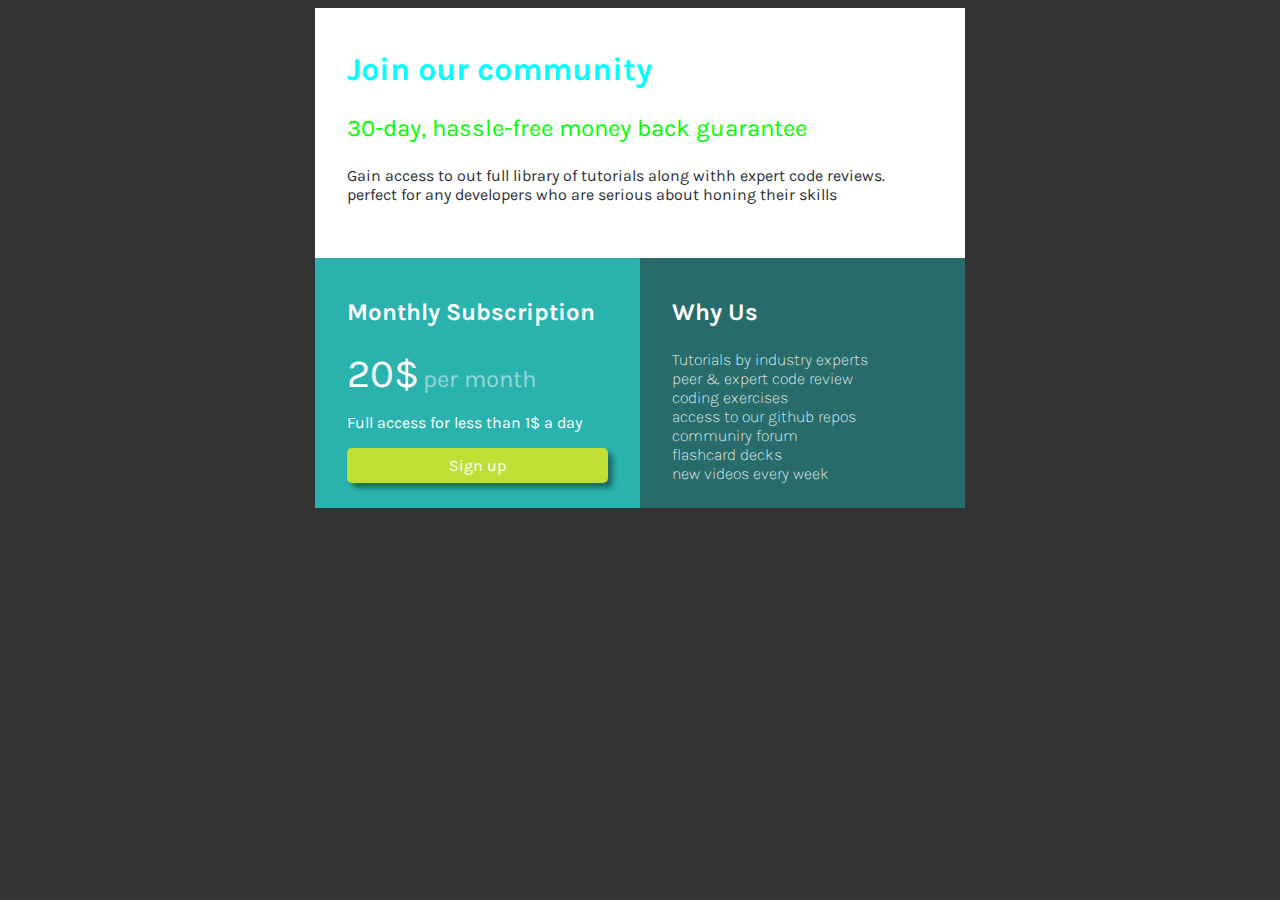
<file: Reto-4-material-inicial/index.html>
<!DOCTYPE html>
<html lang="en">
  <head>
    <meta charset="UTF-8" />
    <meta name="viewport" content="width=device-width, initial-scale=1.0" />
    <title>Single Price Component</title>
    <link rel="preconnect" href="https://fonts.googleapis.com">
    <link rel="preconnect" href="https://fonts.gstatic.com" crossorigin>
    <link href="https://fonts.googleapis.com/css2?family=Karla&display=swap" rel="stylesheet">
    <link rel="stylesheet" href="css/styles.css">
  </head>
  <body>
    <article class="container"> <!--contenedor de ñas 3 cajas-->
      <section class="container__top">
        <header> <h2 class="text-big text-cyan">Join our community</h2> 
        <p class="text-medium text-lime">30-day, hassle-free money back guarantee</p>
      </header>
      <p class="text-normal text-light-blue">Gain access to out full library of tutorials along withh expert code reviews. perfect for any developers who are serious about honing their skills</p>
      </section>
      <section class="container__left text-white">
        <header> <h3 class="text-medium ">Monthly Subscription</h3> 
      </header>
      <p>
        <span class="text-extra-big">20$</span>
        <span class="text-medium text-transparent">per month</span>
      </p>
      <p class="text-normal text-white">Full access for less than 1$ a day</p>
      <a href="#" class="button">Sign up</a>
      </section>

      <section class="container__right text-white">
        <header>
          <h3 class="text-medium">Why Us</h3>
          <ul class="list">
            <li class="list__item">Tutorials by industry experts</li>
            <li class="list__item">peer & expert code review</li>
            <li class="list__item">coding exercises</li>
            <li class="list__item">access to our github repos</li>
            <li class="list__item">communiry forum</li>
            <li class="list__item">flashcard decks</li>
            <li class="list__item">new videos every week</li>
          </ul>
        </header>
      </section>
    </article>
  </body>
</html>
</file>
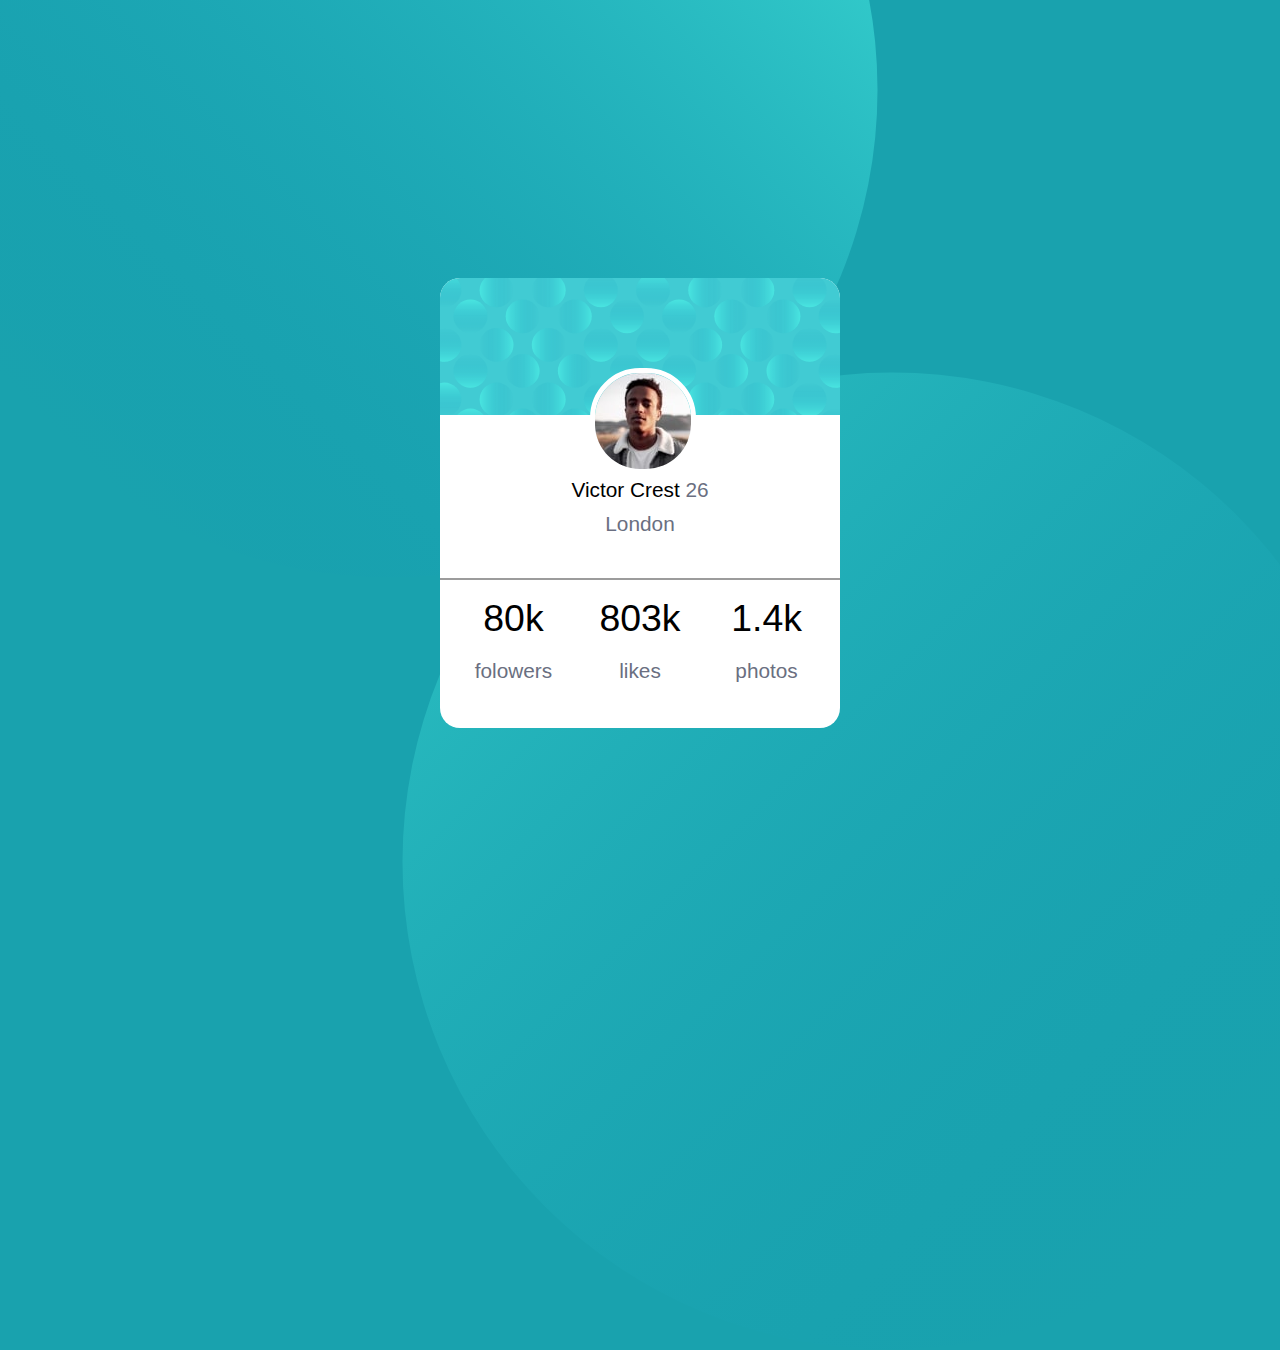
<file: 1tarjeta-perfil-usuario/manera-dorian/index.html>
<!DOCTYPE html>
<html lang="es">
  <head>
    <meta charset="UTF-8" />
    <meta name="viewport" content="width=device-width, initial-scale=1.0" />
    <link rel="stylesheet" href="css/styles.css" />
    <title>Profile card component</title>
  </head>
  <body>
    <img class="bg-image bg-image-top" src="assets/images/top-circle.svg" alt="top circle">
    <img class="bg-image bg-image-bottom" src="assets/images/bottom-circle.svg" alt="bottom circle">

    <!-- usamos article porq la tarjeta es contenido independiente -->
    <article class="card">
       <header class="card-header">
          <img class="card-header-image" src="assets/images/card-pattern.svg" alt="patern card">
          <img class="card-header-profile" src="/1tarjeta-perfil-usuario/manera-dorian/assets/images/victor.jpg" alt="profiel image">
       </header>
          <section class="card-body">
             <p class="card-text">Victor Crest <span class="card-text card-text-light" > 26</span> </p><p class="card-text card-text-light"> London </p>
          </section>          

          <footer class="card-footer">
              <div class="card-stats">
                <p class="card-number">80k</p>
                <p class="card-text card-text-light">folowers</p>
              </div>
              <div class="card-stats">
                <p class="card-number">803k</p>
                <p class="card-text card-text-light">likes</p>
              </div>
              <div class="card-stats">
                <p class="card-number">1.4k</p>
                <p class="card-text card-text-light">photos</p>
              </div>
          </footer>
    </article>

  </body>
</html>
</file>
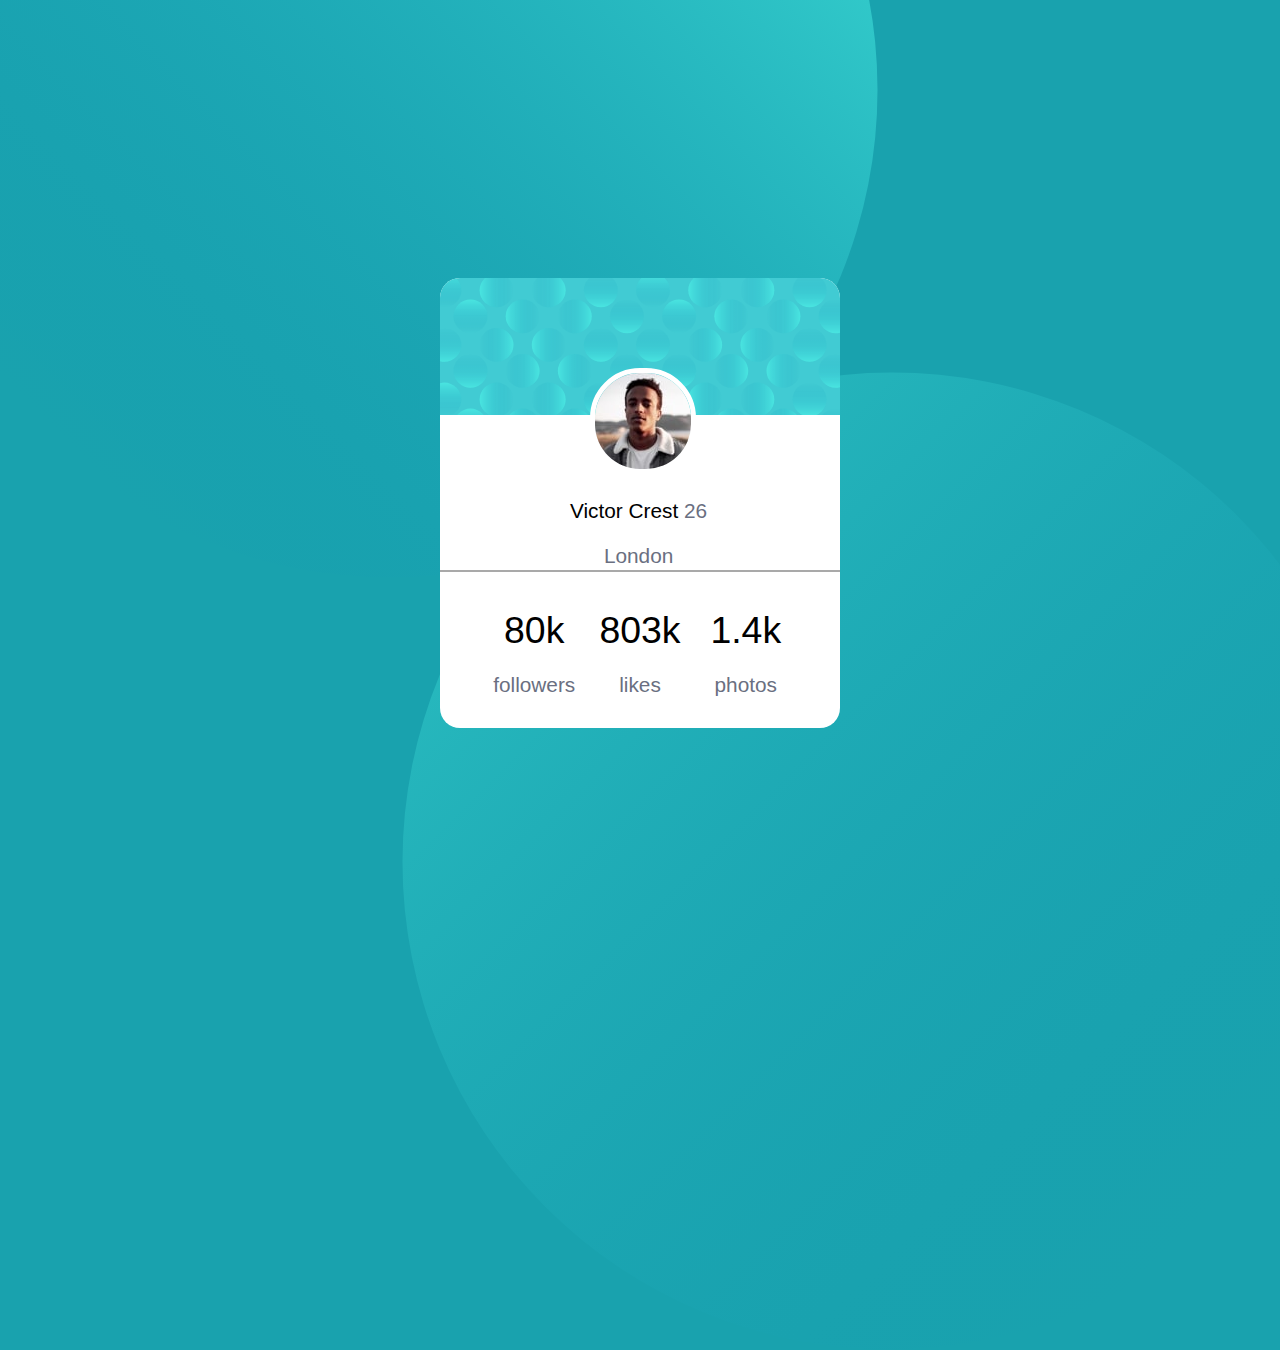
<file: 1tarjeta-perfil-usuario/manera-mia/index.html>
<!DOCTYPE html>
<html lang="es">
<head>
  <meta charset="UTF-8">
  <meta http-equiv="X-UA-Compatible" content="IE=edge">
  <meta name="viewport" content="width=device-width, initial-scale=1.0">
  <title>manera mia</title>
  <link rel="stylesheet" href="css/styles.css">
</head>
<body>
    <img class="bg-image-top bg-image" src="assets/images/top-circle.svg" alt="top circle">
    <img class="bg-image-bottom bg-image" src="assets/images/bottom-circle.svg" alt="bottom circle">

    <section class="card">
        <header class="card-header">
            <img src="assets/images/card-pattern.svg" alt="card patern" class="card-header-image">
            <img src="assets/images/victor.jpg" alt="victor" class="card-header-profile">
        </header>
        <section class="card-body">
            <p class="card-text">Victor Crest <span class="card-text text-light">26</span> </p>
            <p class="card-text text-light">London</p>
        </section>
        <footer class="card-footer">
            <div class="card-stats">
                <p class="number">80k</p>
                <p class="card-text text-light">followers</p>
            </div>
            <div class="card-stats">
              <p class="number">803k</p>
              <p class="card-text text-light">likes</p>
          </div>
          <div class="card-stats">
            <p class="number">1.4k</p>
            <p class="card-text text-light">photos</p>
        </div>
        </footer>
    </section>

</body>
</html>
</file>
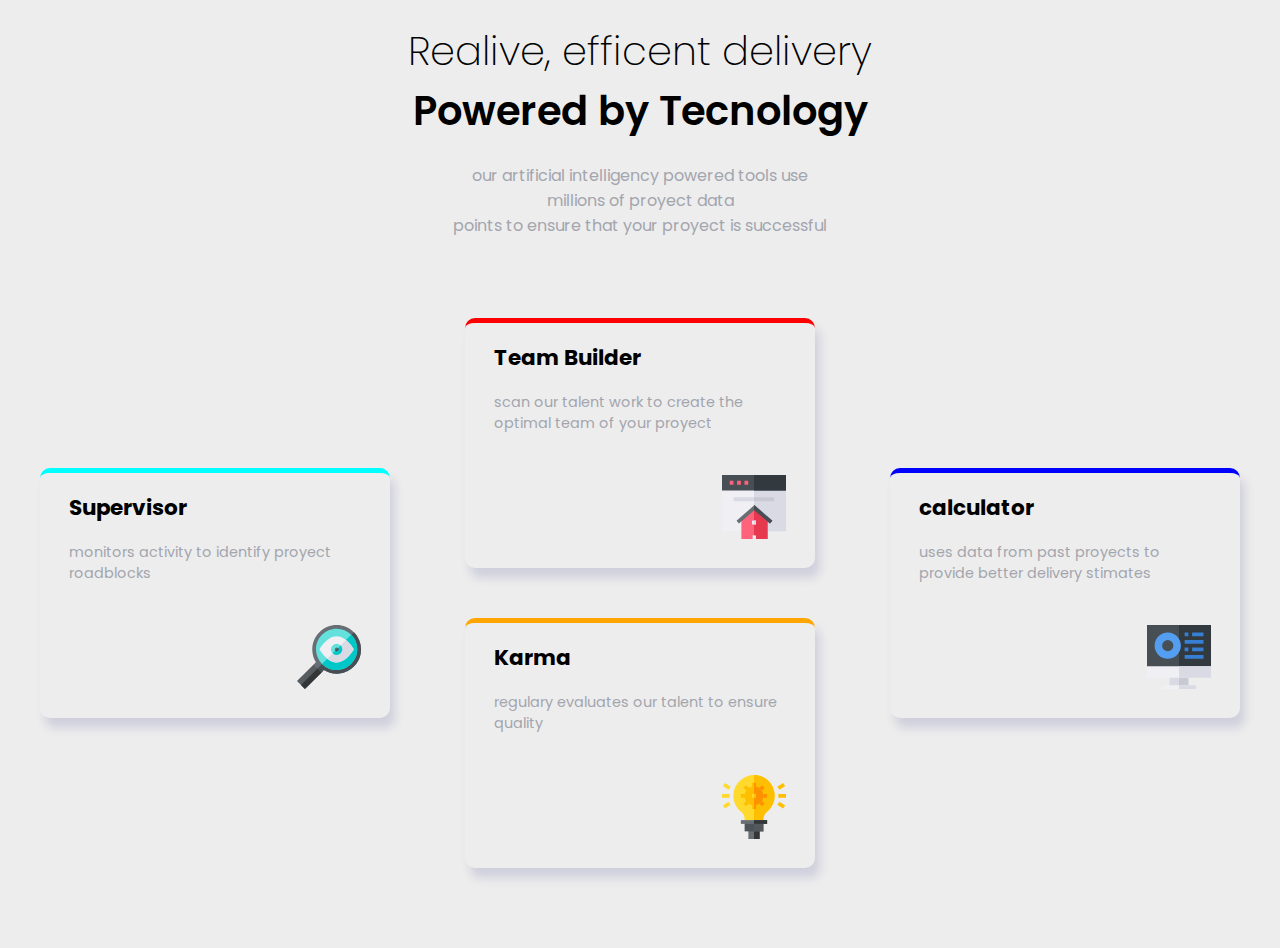
<file: Reto-2-Material-Inicial/manera-dorian/index.html>
<!DOCTYPE html>
<html lang="en">
  <head>
    <meta charset="UTF-8" />
    <meta name="viewport" content="width=device-width, initial-scale=1.0" />
    <link rel="stylesheet" href="css/styles.css" />
    <title>Four card feature section</title>
    <link rel="preconnect" href="https://fonts.googleapis.com">
    <link rel="preconnect" href="https://fonts.gstatic.com" crossorigin>
    <link href="https://fonts.googleapis.com/css2?family=Poppins:wght@200;400;600&display=swap" rel="stylesheet">
    <link rel="stylesheet" href="css/styles.css">
    
  </head>
  <body>
    <header>
      <h1>
        <span class="main-title text-thin">Realive, efficent delivery</span>
        <span class="main-title text-bold">Powered by Tecnology</span>
      </h1>
        <p class="subtitle text-light">our artificial intelligency powered tools use millions of proyect data <br> points to ensure that your proyect is successful</p>
    </header>
    <main>
      <div class="cards"> <!--contenedor de las tarjetas-->
        <div class="card card--cyan card--left">
          <h2 class="card__title ">Supervisor</h2>
          <p class="card__text text-light">monitors activity to identify proyect roadblocks</p>
          <img class="card__icon" src="assets/images/icon-supervisor.svg" alt="supervisor">
        </div>
        <div class="card  card--red card--top">
          <h2 class="card__title">Team Builder</h2>
          <p class="card__text text-light">scan our talent work to create the optimal team of your proyect</p>
          <img class="card__icon" src="assets/images/icon-team-builder.svg" alt="supervisor">
        </div>
        <div class="card  card--orange card--bottom">
          <h2 class="card__title">Karma</h2>
          <p class="card__text text-light">regulary evaluates our talent to ensure quality</p>
          <img class="card__icon" src="assets/images/icon-karma.svg" alt="supervisor">
        </div>
        <div class="card  card--blue card--right">
          <h2 class="card__title">calculator</h2>
          <p class="card__text text-light">uses data from past proyects to provide better delivery stimates</p>
          <img class="card__icon" src="assets/images/icon-calculator.svg" alt="supervisor">
        </div>

      </div>
    </main>
  </body>
</html>
</file>
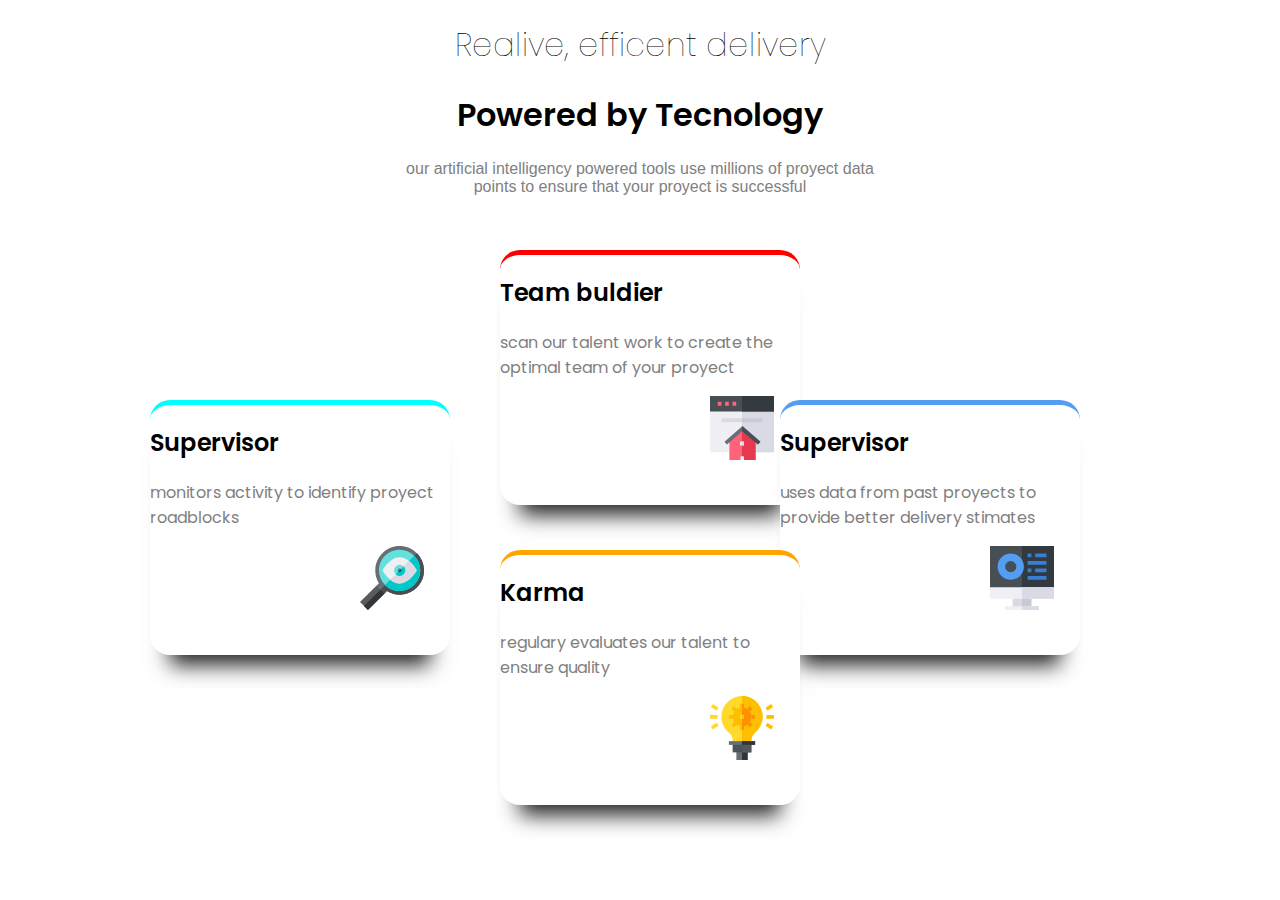
<file: Reto-2-Material-Inicial/manera-mia/index.html>
<!DOCTYPE html>
<html lang="en">
  <head>
    <meta charset="UTF-8" />
    <meta name="viewport" content="width=device-width, initial-scale=1.0" />
    <link rel="stylesheet" href="css/styles.css" />
    <title>Four card feature section</title>
    <link rel="preconnect" href="https://fonts.googleapis.com">
<link rel="preconnect" href="https://fonts.gstatic.com" crossorigin>
<link href="https://fonts.googleapis.com/css2?family=Poppins:wght@200;400;600&display=swap" rel="stylesheet">

    <link rel="stylesheet" href="css/styles.css">
    
  </head>
  <body>
      <header class="header">
          <h1 class="title-head  title-light text-thin">Realive, efficent delivery</h1>
          <h1 class="title-head title text-bold">Powered by Tecnology</h1>

          <div class="text">
              <p>our artificial intelligency powered tools use millions of proyect data <br> points to ensure that your proyect is successful</p>
          </div>
      </header>

      <section class="container container-team-builder">
          <h2 class="title ">Team buldier</h2>
          <p class="text">scan our talent work to create the optimal team of your proyect</p>
          <img class="images" src="assets/images/icon-team-builder.svg" alt="casita">
      </section>

      <section class="container container-supervisor">
        <h2 class="title ">Supervisor</h2>
        <p class="text">monitors activity to identify proyect roadblocks</p>
        <img class="images" src="assets/images/icon-supervisor.svg" alt="supervisor">
    </section>

    <section class="container container-calculator">
      <h2 class="title ">Supervisor</h2>
      <p class="text">uses data from past proyects to provide better delivery stimates</p>
      <img class="images" src="assets/images/icon-calculator.svg" alt="calculator">
  </section>

  <section class="container container-karma">
    <h2 class="title ">Karma</h2>
    <p class="text">regulary evaluates our talent to ensure quality</p>
    <img class="images" src="assets/images/icon-karma.svg" alt="karma">
</section>

    

  </body>
</html>
</file>
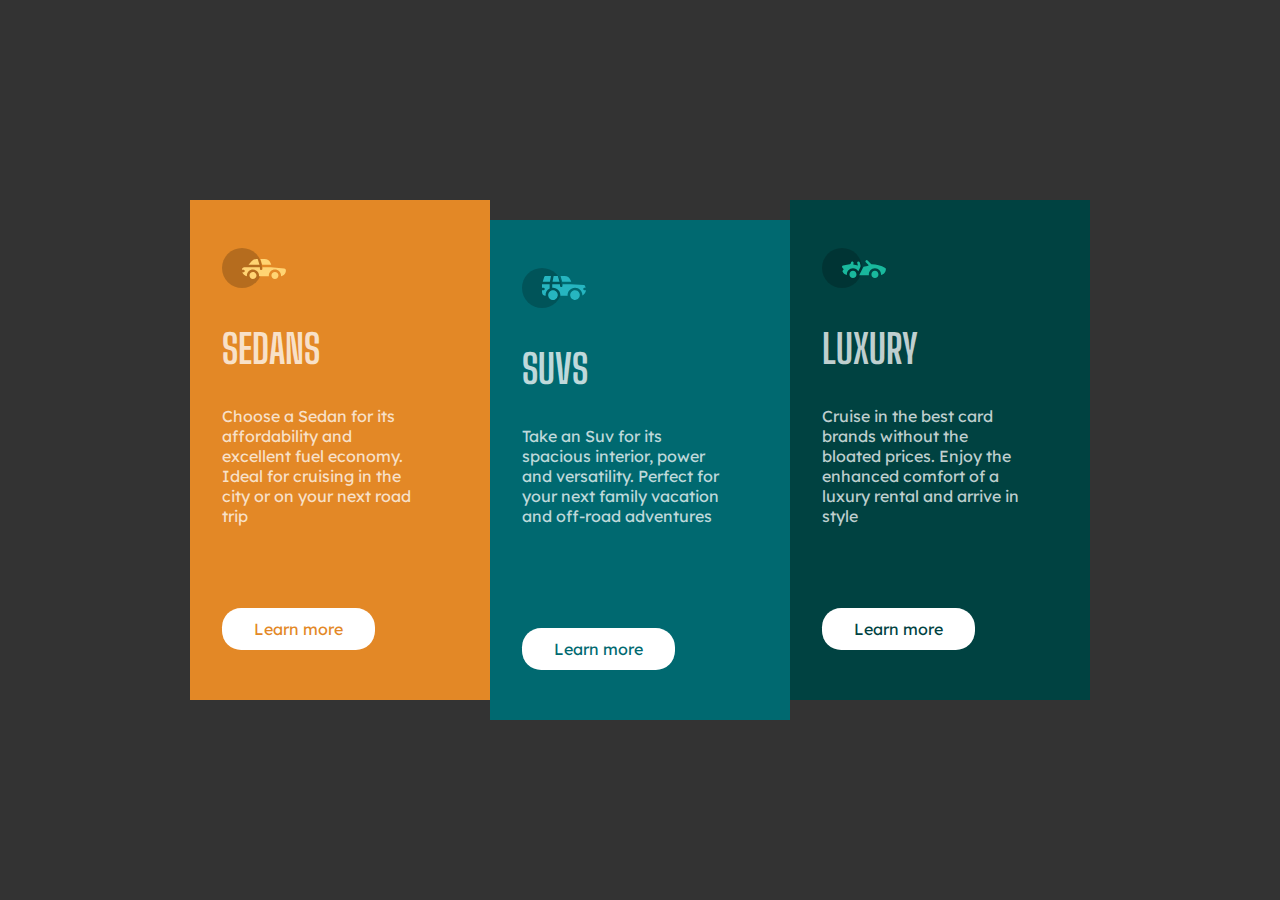
<file: Reto-3-Material-Inicial/dorian/index.html>
<!DOCTYPE html>
<html lang="en">
  <head>
    <meta charset="UTF-8" />
    <meta name="viewport" content="width=device-width, initial-scale=1.0" />
    <link rel="stylesheet" href="css/styles.css" />
    <title>3 Column preview card component</title>
    <link rel="preconnect" href="https://fonts.googleapis.com">
    <link rel="preconnect" href="https://fonts.gstatic.com" crossorigin>
    <link href="https://fonts.googleapis.com/css2?family=Big+Shoulders+Display:wght@300&family=Lexend+Deca&display=swap" rel="stylesheet">
    <link rel="stylesheet" href="css/styles.css">
  </head>
  <body>
    <div class="cards">

       <article class="card card--orange">
        <img src="assets/images/icon-sedans.svg" alt="sedans" class="">
        <h2 class="card__title">Sedans</h2>
        <p class="card__description">Choose a Sedan for its affordability and excellent fuel economy. Ideal for cruising in the city or on your next road trip</p>
        <a href="#" class="card__cta card__cta--orange" target="_blank">Learn more</a>
      </article>

      <article class="card card--cyan">
        <img src="assets/images/icon-suvs.svg" alt="suvs" class="">
        <h2 class="card__title">suvs</h2>
        <p class="card__description">Take an Suv for its spacious interior, power and versatility. Perfect for your next family vacation and off-road adventures</p>
        <a href="#" class="card__cta card__cta--cyan" target="_blank">Learn more</a>
      </article>

      <article class="card card--dark-cyan">
        <img src="assets/images/icon-luxury.svg" alt="luxury" class="">
        <h2 class="card__title">luxury</h2>
        <p class="card__description">Cruise in the best card brands without the bloated prices. Enjoy the enhanced comfort of a luxury rental and arrive in style</p>
        <a href="#" class="card__cta card__cta--dark-cyan" target="_blank">Learn more</a>
      </article>

    </div>
  </body>
</html>
</file>
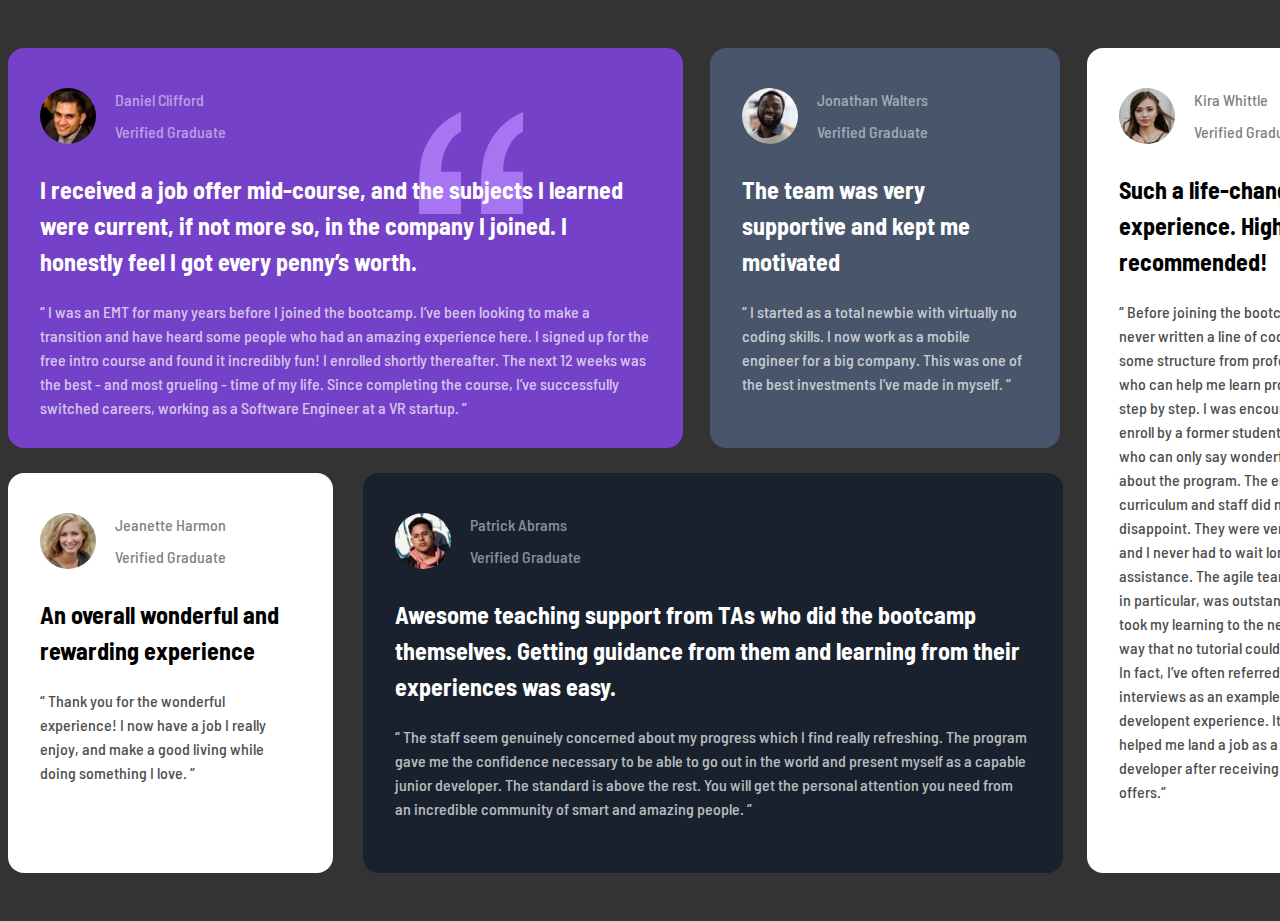
<file: Reto-6-material-inicial/dorian/index.html>
<!DOCTYPE html>
<html lang="en">
  <head>
    <meta charset="UTF-8" />
    <meta name="viewport" content="width=device-width, initial-scale=1.0" />
    <link rel="preconnect" href="https://fonts.googleapis.com" />
    <link rel="preconnect" href="https://fonts.gstatic.com" crossorigin />
    <link
      href="https://fonts.googleapis.com/css2?family=Barlow+Semi+Condensed:wght@500;600&display=swap"
      rel="stylesheet"
    />
    <link rel="stylesheet" href="css/styles.css" />
    <title>Testimonial Grid Section</title>
  </head>
  <body>
    <section class="grid-container">
      <article class="card card--first card--purple">
        <img
          src="assets/images/bg-pattern-quotation.svg"
          alt="Quotes from card"
          class="card__quotes"
        />
        <div class="user">
          <img
            src="assets/images/image-daniel.jpg"
            alt="User profile image Daniel"
            class="user__image"
          />
          <div class="user__info">
            <p class="user__name">Daniel Clifford</p>
            <p class="user__category">Verified Graduate</p>
          </div>
          </div>
          <h2 class="card__title">
            I received a job offer mid-course, and the subjects I learned were current, if not more
            so, in the company I joined. I honestly feel I got every penny’s worth.
          </h2>
          <p class="card__text">
            “ I was an EMT for many years before I joined the bootcamp. I’ve been looking to make a
            transition and have heard some people who had an amazing experience here. I signed up
            for the free intro course and found it incredibly fun! I enrolled shortly thereafter.
            The next 12 weeks was the best - and most grueling - time of my life. Since completing
            the course, I’ve successfully switched careers, working as a Software Engineer at a VR
            startup. ”
          </p>
        </div>
      </article>
      <article class="card card--second card--grey">
        <div class="user">
          <img
            src="assets/images/image-jonathan.jpg"
            alt="User profile image Jonathan"
            class="user__image"
          />
          <div class="user__info">
            <p class="user__name">Jonathan Walters</p>
            <p class="user__category">Verified Graduate</p>
          </div>
        </div>
        <h2 class="card__title">The team was very supportive and kept me motivated</h2>
        <p class="card__text">
          “ I started as a total newbie with virtually no coding skills. I now work as a mobile
          engineer for a big company. This was one of the best investments I’ve made in myself. “
        </p>
      </article>
      <article class="card card--third card--white">
        <div class="user">
          <img
            src="assets/images/image-kira.jpg"
            alt="User profile image Kira"
            class="user__image"
          />
          <div class="user__info">
            <p class="user__name">Kira Whittle</p>
            <p class="user__category">Verified Graduate</p>
          </div>
        </div>
        <h2 class="card__title">Such a life-changing experience. Highly recommended!</h2>
        <p class="card__text">
          “ Before joining the bootcamp, I’ve never written a line of code. I needed some structure
          from professionals who can help me learn programming step by step. I was encouraged to
          enroll by a former student of theirs who can only say wonderful things about the program.
          The entire curriculum and staff did not disappoint. They were very hands-on and I never
          had to wait long for assistance. The agile team project, in particular, was outstanding.
          It took my learning to the next level in a way that no tutorial could ever have. In fact,
          I’ve often referred to it during interviews as an example of my developent experience. It
          certainly helped me land a job as a full-stack developer after receiving multiple offers.”
        </p>
      </article>
      <article class="card card--fourth card--white">
        <div class="user">
          <img
            src="assets/images/image-jeanette.jpg"
            alt="User profile image Jeanette"
            class="user__image"
          />
          <div class="user__info">
            <p class="user__name">Jeanette Harmon</p>
            <p class="user__category">Verified Graduate</p>
          </div>
        </div>
        <h2 class="card__title">An overall wonderful and rewarding experience</h2>
        <p class="card__text">
          “ Thank you for the wonderful experience! I now have a job I really enjoy, and make a good
          living while doing something I love. ”
        </p>
      </article>
      <article class="card card--fifth card--black">
        <div class="user">
          <img
            src="assets/images/image-patrick.jpg"
            alt="User profile image Patrick"
            class="user__image"
          />
          <div class="user__info">
            <p class="user__name">Patrick Abrams</p>
            <p class="user__category">Verified Graduate</p>
          </div>
        </div>
        <h2 class="card__title">
          Awesome teaching support from TAs who did the bootcamp themselves. Getting guidance from
          them and learning from their experiences was easy.
        </h2>
        <p class="card__text">
          “ The staff seem genuinely concerned about my progress which I find really refreshing. The
          program gave me the confidence necessary to be able to go out in the world and present
          myself as a capable junior developer. The standard is above the rest. You will get the
          personal attention you need from an incredible community of smart and amazing people. ”
        </p>
      </article>
    </section>
  </body>
</html>
</file>
<file: Reto-4-material-inicial/css/styles.css>
/*
Colores
  cyan: hsl(179, 62%, 43%)
  lime: hsl(71, 73%, 54%)
  grey: hsl(204, 43%, 93%)
  light-blue: hsl(218, 22%, 67%)

Fuente de la página
  https://fonts.google.com/specimen/Karla
  Estilos 200 y 400
*/

* {
  box-sizing: border-box;
}

body {
  font-family: 'Karla', sans-serif;
  background-color: #333;
  color: #fff;
}

.container{
  position: relative; /*todo respecto a este contenedor*/
  width: 650px;
  margin-left: auto;
  margin-right: auto;
  background-color: #fff;
}

.container__left,
.container__right,
.container__top{
  padding: 1em 2em;
}

.container__top{
  height: 250px;
  width: 100%;
  padding: 1em 2em; /*1em arriba y abajo y 2em a los lados*/
}

.container__left,
.container__right{
  position: absolute; /*se coloque segun al contenedor de tarjeta*/
  top: 250px; /*porq la container top mide de alto 200px, y se pondra abajo de esta */
  width: 50%; /*las 2 abarquen la mitad de largo del container*/
  height: 250px;
}

.container__right{
  right: 0;
  background-color: hsla(179, 55%, 31%, 0.8);
}

.container__left{
  left: 0;
  background-color: hsl(179, 62%, 43%);
}

.text-cyan{
  color: cyan;
}

.text-lime{
  color: lime;
}

.text-white{
  color: white;
}

.text-light-blue{
  color: hsl(215, 13%, 19%);
}

.text-transparent{
  color: hsl(0 0% 100% / 0.5);
}

.text-extra-big{
  font-size: 2.5rem;
}

.text-big{
  font-size: 2rem;
}

.text-medium{
  font-size: 1.5rem;
}

.text-small{
  font-size: .8rem;
}

.list{
  padding-left: 0; /*titulo alineado con*/
  list-style: none; /*quita los puntos de las listas*/
  font-weight: 200;/*como se hereda pone esto a todo lo */
}

.button{
  display: inline-block;
  text-align: center;
  text-decoration: none;
  color: inherit;
  width: 100%;
  border-radius: 5px;
  padding: 0.5em;
  background-color: hsl(71, 73%, 54%);
  box-shadow: 5px 5px 5px rgb(0 0 0 / 0.4); /*5 en x, 5 en y, 5 desenfoque*/
}

/* .list__item{
  font-weight: 200;
} */
</file>
<file: 1tarjeta-perfil-usuario/manera-dorian/css/styles.css>
body{
  background-color: hsl(185, 75%, 39%);
  font-family: sans-serif;
  font-size: 1.3rem;
  overflow: hidden; /*de esta froma la pagina no se deborda y no tiene q hacer scroll*/
 }

 .bg-image{ /*estos son los circulos*/
  position: absolute; /* de esta forma ya no ocupa sitio y todo se nos queda aqui pegado */
 }

 .bg-image-top{
  top: -400px;
  left: -100px;
 }

 .bg-image-bottom{
  bottom: -450px;
  right: -100px;
 }

 .card{
  position: relative; /* se sobrepone la card de los circulos, es un pequeño truco, al tener relative se nos coloca donde nosotros queremos */
  top: 30vh;
  width: 400px;
  height: 450px;
  overflow: hidden; /* para solucionar los bordes con picos del header image(patron de fondo), las esquinas se dibujan pero no se ven*/
  
  /* para centrar la card: */
  margin-left: auto;
  margin-right: auto;
  background-color: white;
  border-radius: 20px;
 }

 .card-header{
  position: relative;  /* le damos esa posicion porq */
  height: 120px;
  text-align: center;
 }

 .card-header-image{ /* esta es el patron de fondo */
  position: absolute; /*pierde totalmente sus medidas*/
  top: 0;
  left: 0;
  width: 100%;
 }

 .card-header-profile{
  position: absolute; /*esto para tener la imagen encima del header-image*/
  top: 90px; /*90 porq sabemos cuanto mide el patron (card-header-image) se le resta la photo la medida del patron */
  left: 150px;
  border-radius: 50px; /*imagen circular*/
  border: 5px solid white;
  background-color: #fff; /*solucionar el problema de renderizado de una linea azul, si le ponemos borde a una imagen es muy probable q se dibuje esa linea*/
 }

 .card-body{ /*esta incluye el nombre de usuario, edad y lugar*/
  /* como la tarjeta tiene position relative, por lo tanto todo se colocará en relacion a la tarjeta */
  position: absolute; /*pierde sus mediadas, por lo q se las debemos dar*/
  top: 200px;
  width: 100%;
  height: 100px;
  text-align: center;

  border-bottom: 2px solid rgb(0 0 0 / 0.39);
 }

 .card-text{
  margin: 0; /*como son parrafos y tienen un margin por defecto se lo quitamos*/
  margin-bottom: 0.5em; /*espacio entre el nombre y la ciudad*/
 }

 .card-text-light{
  color: hsl(227, 10%, 46%);
 }

 .card-number{
  margin-bottom: 0.5em; /*darle espacio entre el margin y los numeros*/
  font-size: 1.8em;
 }

 .card-footer{
  position: absolute;
  bottom: 35px;
  width: 100%;
  text-align: center;
 }

 .card-stats{ /* como los card-stats son div y los divs ocupan todo el espacio disponible ya que son elementos de bloque */
 display: inline-block ; /*solucionamos el problema de los div y ahora se ve mejor*/
 margin: 0 0.5em; /*0 arriba y abajo, 0.5em para los lados (8px)*/
 width: 100px;
 text-align: center;
 }
</file>
<file: 1tarjeta-perfil-usuario/manera-mia/css/styles.css>
/*
  Color de fondo: hsl(185, 75%, 39%)
  Color del texto gris: hsl(227, 10%, 46%)
 */

 body{
  background-color: hsl(185, 75%, 39%);
  overflow: hidden;
  font-family: sans-serif;
  font-size: 1.3em;
 }

 .bg-image{
  position: absolute;
 }

 .bg-image-top{
   top: -400px;
   left: -100px;
 }
 .bg-image-bottom{
  bottom: -450px;
  right: -100px;
}

.card{
  position: relative;
  top: 30vh;
  width: 400px;
  height: 450px;
  background-color: white;

  margin-left: auto;
  margin-right: auto;
  border-radius: 20px;
  overflow: hidden;
}

.card-header{
  position: relative;
  text-align: center;
  height: 120px;
}

.card-header-image{
  position: absolute;
  width: 100%;
  left: 0;
  top: 0;
}
.card-header-profile{
  position: absolute;
  top: 90px;
  left: 150px;
  border-radius: 50px;
  border: 5px solid white;
  background-color: white;
}

.card-body{
  text-align: center;
  position: absolute;
  left: 130px;
  top: 200px;
  text-align: center;
}

.card-footer{
  
  border-top: 2px solid rgba(0, 0, 0, 0.336);
  position: absolute;
  bottom: 10px;
  width: 100%;
  text-align: center;
}

.card-stats{
  display: inline-block;
  margin: 0;
  width: 100px;
  text-align: center;
}

.text-light{
  color: hsl(227, 10%, 46%);
}

.number{
   font-size: 1.8em;
   margin-bottom: 0.5em;
}
</file>
<file: Reto-2-Material-Inicial/manera-dorian/css/styles.css>
/*
Colores
  Tarjetas
    Red: hsl(0, 78%, 62%)
    Cyan: hsl(180, 62%, 55%)
    Orange: hsl(34, 97%, 64%)
    Blue: hsl(212, 86%, 64%)
  Sombra
    Dark Blue: hsl(240, 25%, 50%) al 20% de opacidad;
  Texto
    Grey: hsl(229, 6%, 66%)
  Fondo de la tarjeta y del background
    White: hsl(0, 0%, 93%)

Fuente de la página
  https://fonts.google.com/specimen/Poppins
  Estilos 200, 400 y 600
*/

*{
  box-sizing: border-box; /*pa q al dar padding no se rompa la estructura*/
}

body{
  font-family: 'Poppins', sans-serif;
  text-align: center;
  font-weight: 400;
  background-color: hsl(0, 0%, 93%);
}
.main-title{
  display: block; /*para q los span se comporten como elementos de bloque y de salto de linea*/
  font-size: 2.5rem;
}

.subtitle{ /*elemento de bloque*/
  width: 30%; /*ancho*/
  margin-right: auto;
  margin-left: auto; /*centra al elemento en el centro*/
}

.cards{
  position: relative; /*para poner todas las tarjetas respecto al contenedor*/
  width: 1200px;
  height: 550px;
  margin: 5em auto; /*margen sup e inferior q necesitamos*/
}

.card{
  position: absolute; /*con absolute pierde sus medidas*/
  width: 350px;
  height: 250px;
  font-size: 0.9rem;
  background-color: hsl(0, 0%, 93%);
  border-radius: 10px;
  box-shadow: 5px 10px 10px hsl(240 25% 50% / 0.2); /*0.2 es 20% opacidad*/
  padding: 0 2em; /* vertical 2em a los lados*/
}

.card__title,
.card__text{
  text-align: left; /*porq queremos q el title y text de las card esten alineados a la izqu*/
}

.card__icon{
  position: absolute;
  bottom: 2em;
  right: 2em;
}

.card--cyan{
  border-top: 5px solid cyan ;
}
.card--red{
  border-top: 5px solid red ;
}
.card--orange{
  border-top: 5px solid orange ;
}
.card--blue{
  border-top: 5px solid blue ;
}

.card--left,
.card--right{
  top: 150px;
}
.card--bottom,
.card--top{
  left: 425px;

}
.card--left{
  left: 0;
}
.card--top{
  top: 0;
}
.card--right{
  right: 0;
}

.card--bottom{
  bottom: 0;
}

.text-light{
  color: hsl(229, 6%, 66%);
}

.text-thin{
  font-weight: 200;
}

.text-bold{
  font-weight: 600;
}
</file>
<file: Reto-2-Material-Inicial/manera-mia/css/styles.css>
/*
Colores
  Tarjetas
    Red: hsl(0, 78%, 62%)
    Cyan: hsl(180, 62%, 55%)
    Orange: hsl(34, 97%, 64%)
    Blue: hsl(212, 86%, 64%)
  Sombra
    Dark Blue: hsl(240, 25%, 50%) al 20% de opacidad;
  Texto
    Grey: hsl(229, 6%, 66%)
  Fondo de la tarjeta y del background
    White: hsl(0, 0%, 93%)

Fuente de la página
  https://fonts.google.com/specimen/Poppins
  Estilos 200, 400 y 600
*/

body{
  background-color: #fff;
  font-family: 'Poppins', sans-serif;
}

.header{
  text-align: center;
  font-family: sans-serif;
}

.container{
  position: absolute;
  display: inline-block;
  background-color: white;
  width: 300px;
  height: 250px;
  border-radius: 20px;

  box-shadow: 0px 30px 20px -20px rgb(34, 34, 36);
}

.container-calculator{
  border-top: 5px solid hsl(212, 86%, 64%);
  right: 200px;
  top: 400px;
}

.container-team-builder{
  border-top: 5px solid red;
  top: 250px;
  left: 500px;
}

.container-supervisor{
  border-top: 5px solid cyan;
  left: 150px;
  top: 400px;
}

.container-karma{
  border-top: 5px solid orange;
  top: 550px;
  left: 500px;
}

.images{
  position: relative;
  left: 210px;
  bottom: 0;
}

.text{
  color: grey;
}

.title{
  color: black;
  font-family: 'Poppins', sans-serif; 
  font-weight: 600;
}

.title-light{
  font-family: 'Poppins', sans-serif;
   font-weight: lighter;
}
</file>
<file: Reto-3-Material-Inicial/dorian/css/styles.css>
/*
Colores
    Background: #333

    Tarjetas
        Orange: hsl(31, 77%, 52%)
        Cyan: hsl(184, 100%, 22%)
        Dark cyan: hsl(179, 100%, 13%)
    
    Texto
        Blanco al 0.75 de opacidad

Fuentes de la página
    Títulos
        https://fonts.google.com/specimen/Big+Shoulders+Display
        Estilo 600
    Textos
        https://fonts.google.com/specimen/Lexend+Deca
        Estilo 400
*/
*{
    box-sizing: border-box;
}
body {
    margin: 0;
    font-family: 0;
    text-align: center; /*centrar contenido del body*/
  background-color: #333;
}

.cards{
    width: 90%;
    height: 500px;
    margin: 200px auto; /*auto pa los lados y q este centrado, 200px pa arriba y abajo*/
    font-size: 0; /*quita el espacio(margen) entre los card hijos*/
}

.card{
    position: relative;
    display: inline-block;
    width: 300px;
    text-align: left;
    height: 100%; /*esto porq el padre cards tiene un alto declarado*/
    padding-top: 3em; /*icono separado del titulo*/
    padding-left: 2em;
    font-size: 1rem; /*ponemos esto porq con font-size 0 del padre desaparece el texto*/
    color: hsla(0, 0%, 100%, 0.75);
    font-family: 'Lexend Deca', sans-serif;
}

.card__title{
    font-family: 'Big Shoulders Display', cursive; /*cursive por si pasa algo, fuente alternativa*/
    font-size: 2.5rem;
    text-transform: uppercase; /*pone en mayus al titulo*/
}

.card__description{
    width: 200px;
}

.card--orange{
    background-color: hsl(31, 77%, 52%);
}

.card--cyan{
    background-color: hsl(184, 100%, 22%);
}

.card--dark-cyan{
    background-color: hsl(179, 100%, 13%);
}

.card__cta{
    position: absolute;
    padding: .7em 2em;
    background-color: #fff;
    border-radius: 1.2rem;
    text-decoration: none; /*quita el subrayado de los link*/
    bottom: 50px;
}

.card__cta--orange{
    color:  hsl(31, 77%, 52%);
}

.card__cta--cyan{
    color:  hsl(184, 100%, 22%);
}

.card__cta--dark-cyan{
    color:  hsl(179, 100%, 13%);;
}

/*gracias al text-align center (del body) y al display-inline block (del .card) los cards son responsive, si no cabe el contenido salta a la siguiente linea*/
</file>
<file: Reto-6-material-inicial/dorian/css/styles.css>
/*
Colores
  purple: hsl(263, 55%, 52%)
  grey: hsl(217, 19%, 35%)
  dark-blue: hsl(219, 29%, 14%)

  El texto de las tarjetas tiene una opacidad del 70%
  La información del usuario tiene una opacidad del 50%

Fuente de la página
  https://fonts.google.com/specimen/Barlow+Semi+Condensed
  Estilos 500 y 600
*/

* {
  box-sizing: border-box;
}

body {
  font-family: "Barlow Semi Condensed", sans-serif;
  background-color: #333;
  font-weight: 500;
}

.grid-container {
  position: relative;
  width: 1400px;
  margin: 3rem auto;
}

.card {
  position: relative;
  display: inline-block;
  height: 400px;
  vertical-align: top;
  margin-right: 1.5em;
  padding: 2em;
  line-height: 1.5;
  border-radius: 1em;
}

.card__quotes {
  position: absolute;
  top: 4em;
  right: 10em;
}

.card__title {
  position: relative;
}

.card__text {
  opacity: 0.7;
}

.card--first {
  width: 675px;
}

.card--second {
  width: 350px;
}

.card--third {
  width: 300px;
  margin-right: 0;
  height: 825px;
}

.card--fourth,
.card--fifth {
  position: absolute;
  top: 425px;
}

.card--fourth {
  left: 0;
  width: 325px;
}

.card--fifth {
  left: 355px;
  width: 700px;
}

.card--purple,
.card--grey,
.card--black {
  color: #fff;
}

.card--purple {
  background-color: hsl(263, 55%, 52%);
}

.card--grey {
  background-color: hsl(217, 19%, 35%);
}

.card--black {
  background-color: hsl(219, 29%, 14%);
}

.card--white {
  background-color: #fff;
  color: #000;
}

.user {
  width: 250px;
}

.user__image {
  border-radius: 50%;
  max-width: 25%;
}

.user__image,
.user__info {
  display: inline-block;
  vertical-align: middle;
}

.user__name,
.user__category {
  margin: 0.5em 1em;
  opacity: 0.5;
}
</file>
